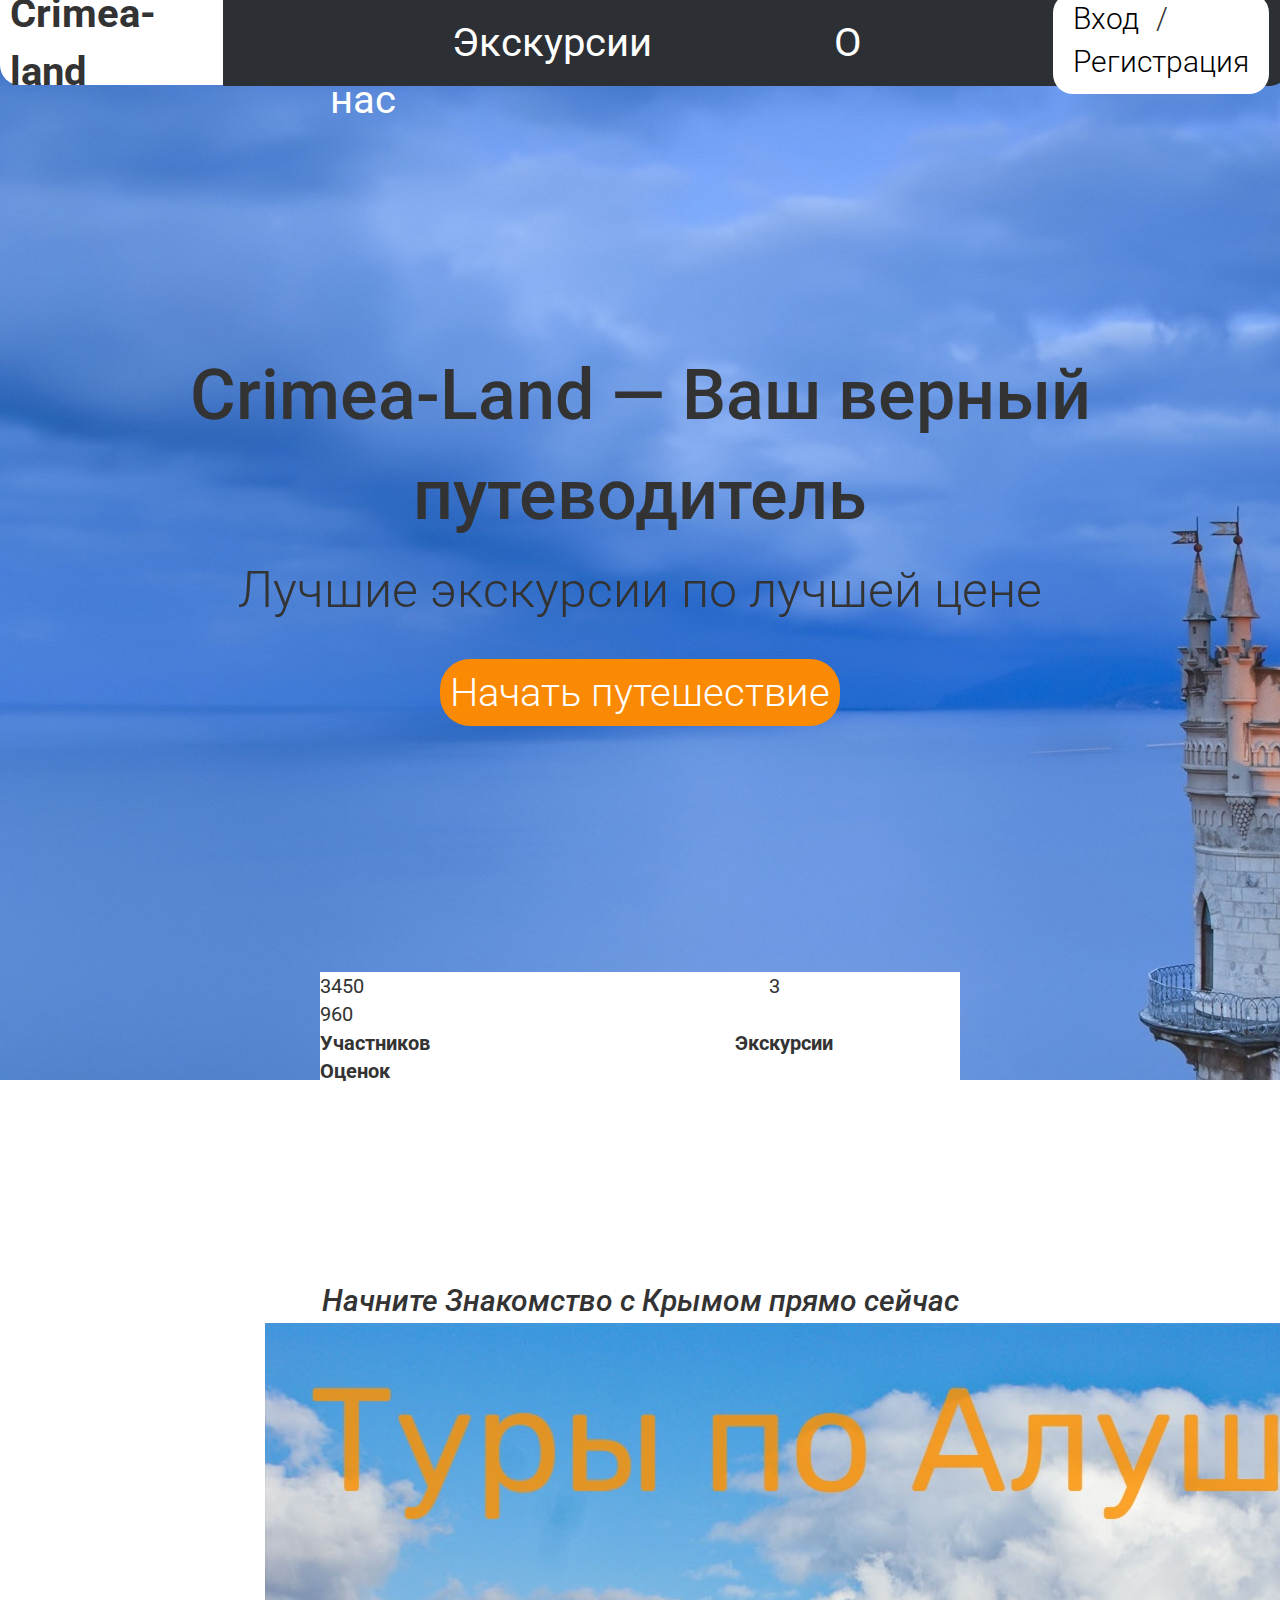
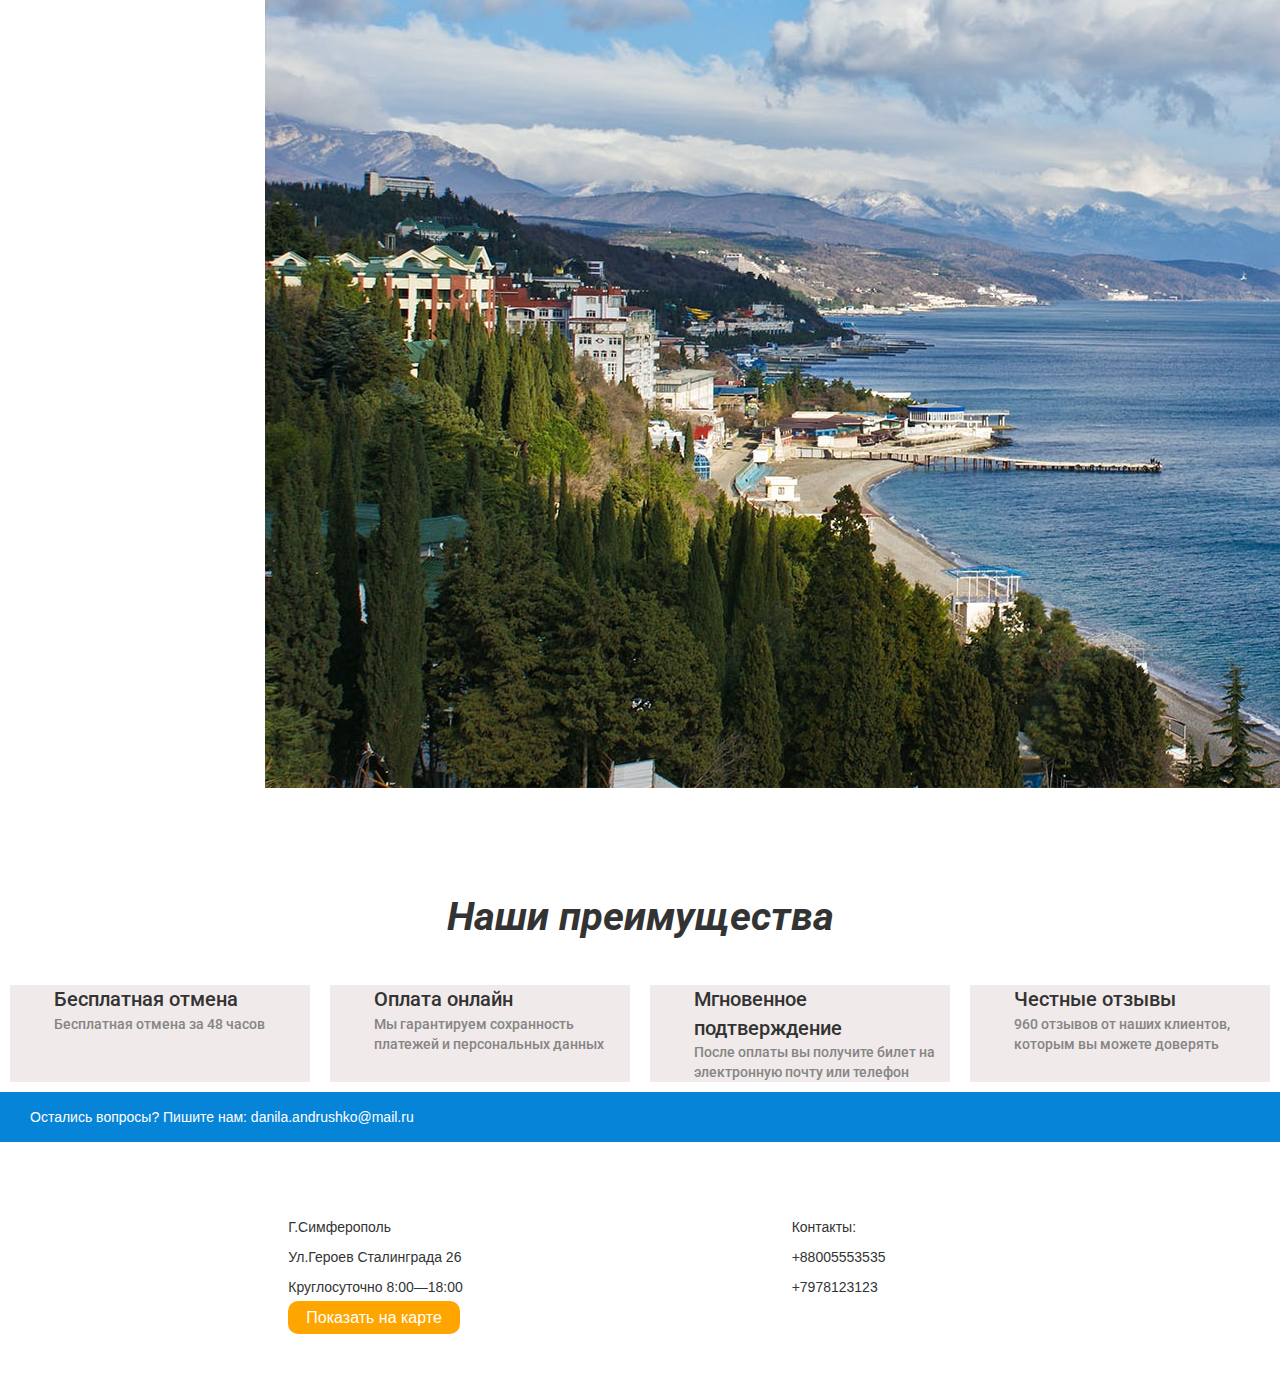
<file: index.html>
<!DOCTYPE html>
<html lang="en">

<head>
    <meta charset="UTF-8">
    <meta name="viewport" content="width=device-width, initial-scale=1.0">
    <title>CrimeaLand</title>
    <link rel="stylesheet" href="CSS/style.css">
    <link href="https://cdn.jsdelivr.net/npm/bootstrap@5.3.2/dist/css/bootstrap.min.css" rel="stylesheet"
        integrity="sha384-T3c6CoIi6uLrA9TneNEoa7RxnatzjcDSCmG1MXxSR1GAsXEV/Dwwykc2MPK8M2HN" crossorigin="anonymous">
    <link rel="stylesheet" href="https://maxcdn.bootstrapcdn.com/bootstrap/3.3.5/css/bootstrap.min.css">
    <link rel="stylesheet" href="https://bootstraptema.ru/snippets/slider/2016/jslider/jSlider.css" />
</head>
<script src="https://bootstraptema.ru/plugins/jquery/jquery-2.1.4.min.js"></script>
<script src="https://bootstraptema.ru/snippets/slider/2016/jslider/jSlider.min.js"></script>

<body>
    <div class="container__header">
        <header class="index-header">
            <div class="header__main--menu">
                <div class="header-menu__logo">Crimea-land</div>
                <div class="header__no-logo">
                    <nav class=" header-menu__nav">
                        <a href="index.html" class="header__menu-first">Главная</a>
                        <a href="HTML/catalog.html" class="header__menu">Экскурсии</a>
                        <a href="HTML/Aboutus.html" class="header__menu">О нас</a>

                    </nav>
                    <div class="header__buttons">
                        <p class="header-menu__buttons"><a href="../PROJECT/HTML/Login/index.html" class="header-menu__buttons__link">Вход</a> / <a
                                href="../PROJECT/HTML/Login/index.html" class="header-menu__buttons__link">Регистрация</a></p>

                    </div>
                </div>
            </div>
            <div class="header__index">
                <p class="header__index-content">Crimea-Land — Ваш верный путеводитель</p>
                <div class="index-header__content--text">Лучшие экскурсии по лучшей цене</div>
                <a href="" class="index-header__content--button">Начать путешествие</a>
            </div>
            <div class="header__about">
                <div class="header__Members"> 3450 3 960</div>

                <div class="header__Members-about"> Участников Экскурсии Оценок</div>
            </div>
            </div>
    </header>
    <main>
        <div class="Main__text">
        Начните Знакомство с Крымом прямо сейчас
        </div>
        <div class="container">
            <div class="row">
                <div class="col-md-8 col-md-offset-2">

                    <div class="jSlider">
                        <div><a href=""><img src="assets/Img/Alustha (1).jpg" /></a></div>
                        <div><a href=""><img src="assets/Img/GOURZUF.jpg" /></a></div>
                        <div><a href=""><img src="assets/Img/partenit_036 (1).jpg" /></a></div>
                    </div>
                </div>
            </div>
        </div>
        <div class="row__benefit">
                    <div class="benefit__main">
                      <div class="benefit__main--text">Наши преимущества</div>
                    </div>
                  </div>
                    <div class="block_d-flex">
                      <div class="benefit">
                        <div class="benefit__title">Бесплатная отмена</div>
                        <div class="benefit__descript">Бесплатная отмена за 48 часов</div>
                      </div>
                      <div class="benefit">
                        <div class="benefit__title">Оплата онлайн</div>
                        <div class="benefit__descript">Мы гарантируем сохранность платежей и персональных данных</div>
                      </div>
                      <div class="benefit">
                        <div class="benefit__title">Мгновенное подтверждение</div>
                        <div class="benefit__descript">После оплаты вы получите билет на электронную почту или телефон</div>
                      </div>
                      <div class="benefit">
                        <div class="benefit__title">Честные отзывы</div>
                        <div class="benefit__descript">960 отзывов от наших клиентов, которым вы можете доверять</div>
                      </div>
                    </div>
        </div>
        </div>
        </div>
            </main>
            
<footer>
    <div class="footer__mail">
    <div class="footer__mail-text">Остались вопросы? Пишите нам: <a href="mailto:danila.andrushko@mail.ru" class="mail__a">danila.andrushko@mail.ru</a></div>
</div>
<section class="our_menu">
    <div class="our_menu-blocks">
        <div class="our_menu-blocks__card">
            <p class="our_menu-blocks__card--text"><p>Г.Симферополь</p>
            <p>Ул.Героев Сталинграда 26</p><p>Круглосуточно 8:00—18:00</p></p>
                <a href="" class="our_menu-blocks__card--buy--button">Показать на карте</a>
            </div>
        </div>
        <div class="our_menu-blocks">
            <div class="our_menu-blocks__card">
                <p class="our_menu-blocks__card--text">
                    <p>Контакты:</p><p>+88005553535</p>
                <p>+7978123123</p></p>
                </div>
            </div>
</section>
</footer>
</body>

</html>
</file>
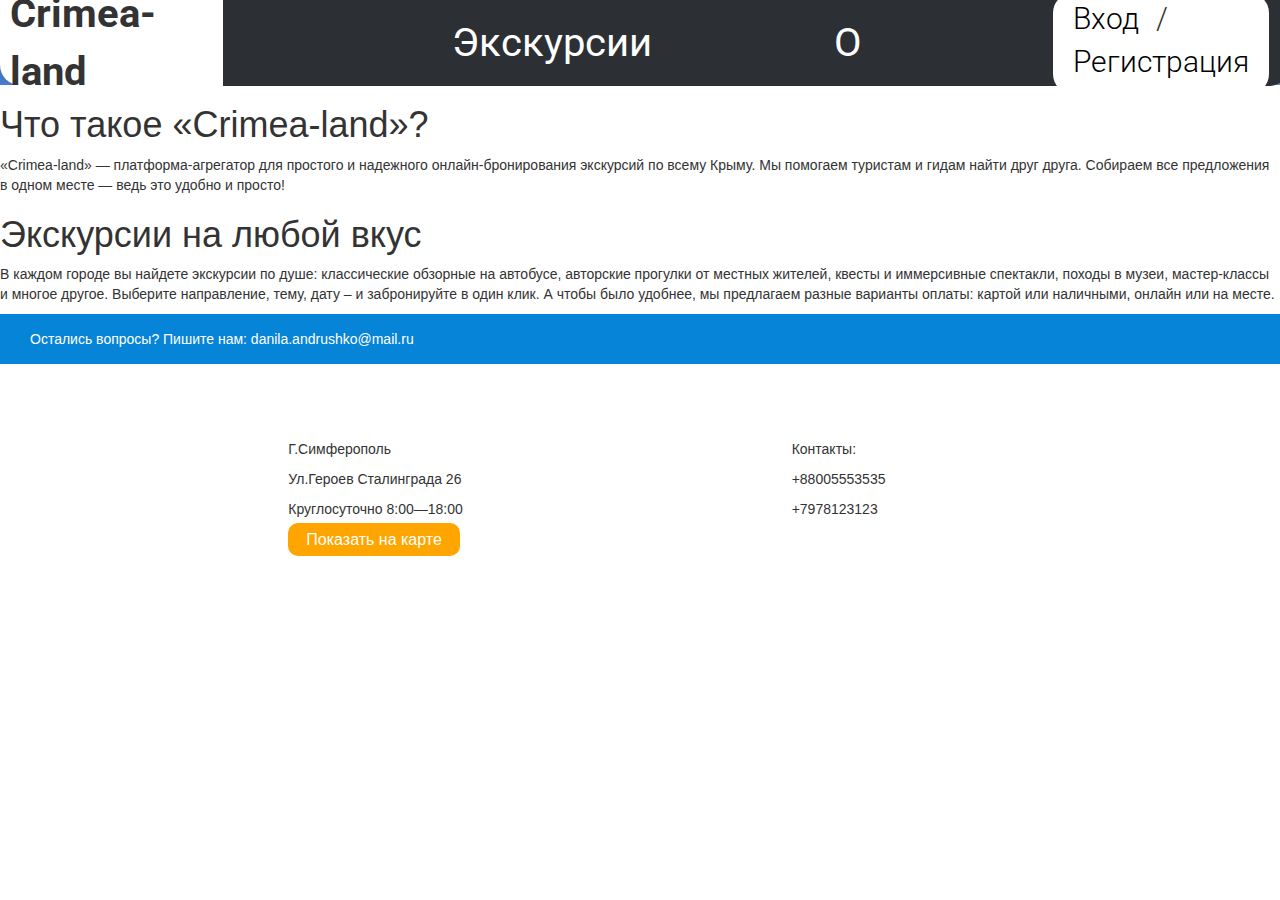
<file: HTML/Aboutus.html>
<!DOCTYPE html>
<html lang="en">

<head>
    <meta charset="UTF-8">
    <meta name="viewport" content="width=device-width, initial-scale=1.0">
    <title>CrimeaLand</title>
    <link rel="stylesheet" href="../CSS/aboutus.css">
    <link href="https://cdn.jsdelivr.net/npm/bootstrap@5.3.2/dist/css/bootstrap.min.css" rel="stylesheet"
        integrity="sha384-T3c6CoIi6uLrA9TneNEoa7RxnatzjcDSCmG1MXxSR1GAsXEV/Dwwykc2MPK8M2HN" crossorigin="anonymous">
    <link rel="stylesheet" href="https://maxcdn.bootstrapcdn.com/bootstrap/3.3.5/css/bootstrap.min.css">
    <link rel="stylesheet" href="https://bootstraptema.ru/snippets/slider/2016/jslider/jSlider.css" />
</head>
<script src="https://bootstraptema.ru/plugins/jquery/jquery-2.1.4.min.js"></script>
<script src="https://bootstraptema.ru/snippets/slider/2016/jslider/jSlider.min.js"></script>

<body>
    <div class="container__header">
        <header class="index-header">
            <div class="header__main--menu">
                <div class="header-menu__logo">Crimea-land</div>
                <div class="header__no-logo">
                    <nav class=" header-menu__nav">
                        <a href="../index.html" class="header__menu-first">Главная</a>
                        <a href="catalog.html" class="header__menu">Экскурсии</a>
                        <a href="Aboutus.html" class="header__menu">О нас</a>

                    </nav>
                    <div class="header__buttons">
                        <p class="header-menu__buttons"><a href="../PROJECT/HTML/Login/index.html" class="header-menu__buttons__link">Вход</a> / <a
                                href="../PROJECT/HTML/Login/index.html" class="header-menu__buttons__link">Регистрация</a></p>

                    </div>
                </div>

            </div>
        </header>
        <main>
            <div class="text_about_us"></div>
        <h1>Что такое «Crimea-land»?</h1>
        <p>«Crimea-land» — платформа-агрегатор для простого и надежного онлайн-бронирования экскурсий по всему Крыму. Мы помогаем туристам и гидам найти друг друга. Собираем все предложения в одном месте — ведь это удобно и просто!</p>
        <h1>Экскурсии на любой вкус</h1>
        <p>В каждом городе вы найдете экскурсии по душе: классические обзорные на автобусе, авторские прогулки от местных жителей, квесты и иммерсивные спектакли, походы в музеи, мастер-классы и многое другое. Выберите направление, тему, дату – и забронируйте в один клик. А чтобы было удобнее, мы предлагаем разные варианты оплаты: картой или наличными, онлайн или на месте.

        </p>
        </main>
            <footer>
                <div class="footer__mail">
                <div class="footer__mail-text">Остались вопросы? Пишите нам: <a href="mailto:danila.andrushko@mail.ru" class="mail__a">danila.andrushko@mail.ru</a></div>
            </div>
            <section class="our_menu">
                <div class="our_menu-blocks">
                    <div class="our_menu-blocks__card">
                        <p class="our_menu-blocks__card--text"><p>Г.Симферополь</p>
                        <p>Ул.Героев Сталинграда 26</p><p>Круглосуточно 8:00—18:00</p></p>
                            <a href="" class="our_menu-blocks__card--buy--button">Показать на карте</a>
                        </div>
                    </div>
                    <div class="our_menu-blocks">
                        <div class="our_menu-blocks__card">
                            <p class="our_menu-blocks__card--text">
                                <p>Контакты:</p><p>+88005553535</p>
                            <p>+7978123123</p></p>
                            </div>
                        </div>
            </section>
            </footer>
    </body>
</file>
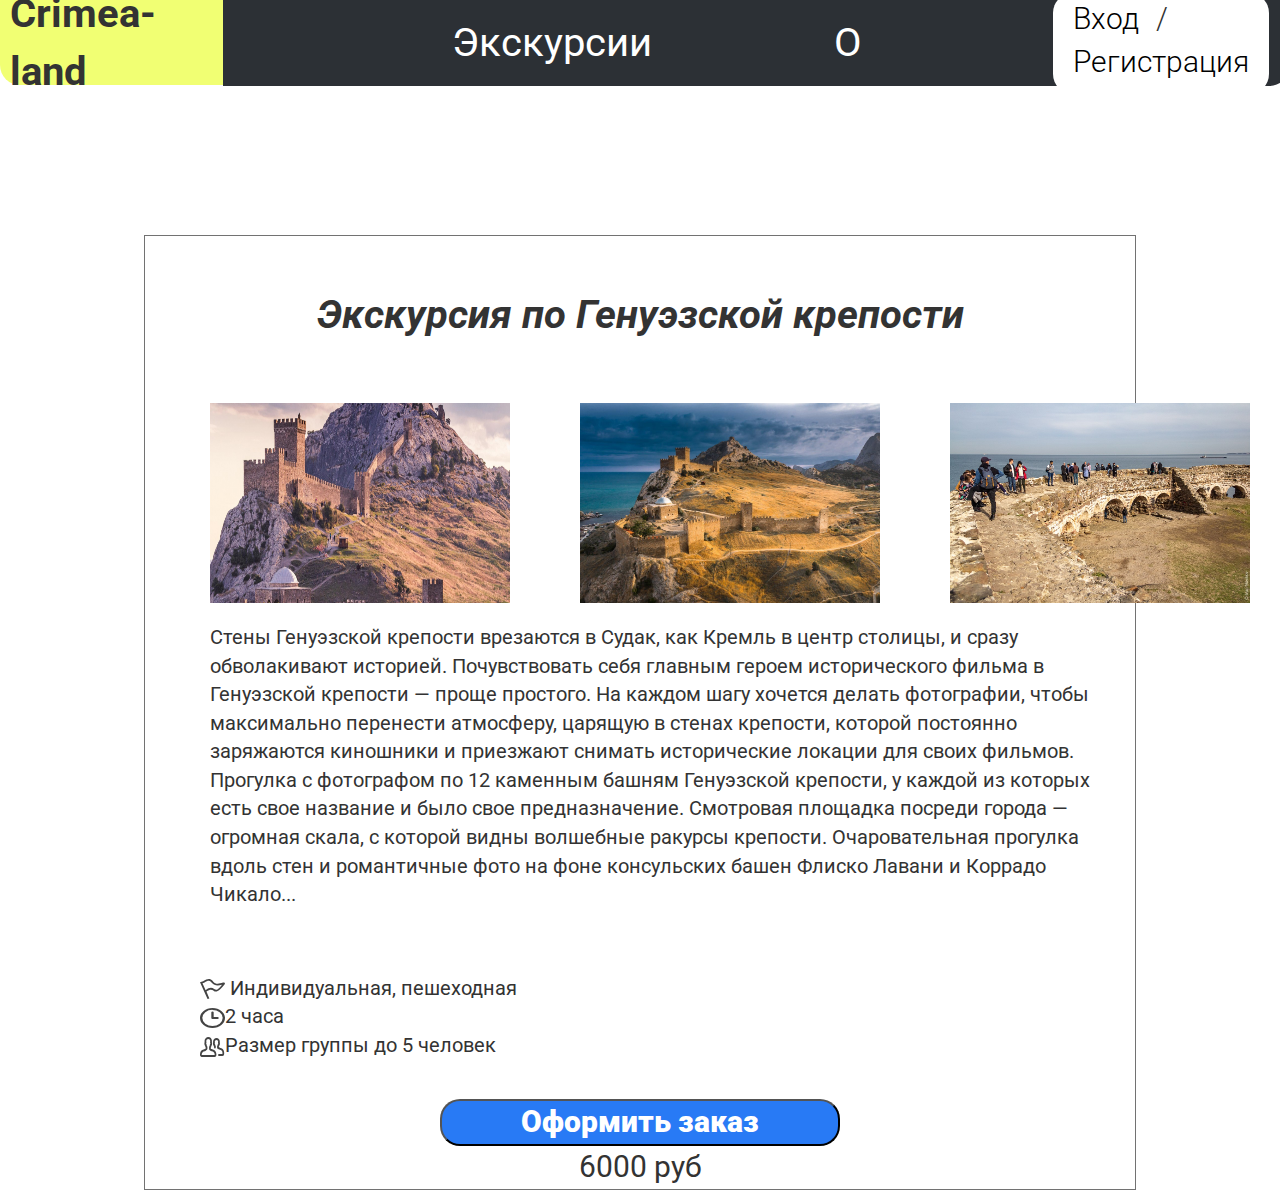
<file: HTML/Gourzuf.html>
<!DOCTYPE html>
<html lang="en">

<head>
    <meta charset="UTF-8">
    <meta name="viewport" content="width=device-width, initial-scale=1.0">
    <title>CrimeaLand</title>
    <link rel="stylesheet" href="../CSS/Gourzuf.css">
    <link href="https://cdn.jsdelivr.net/npm/bootstrap@5.3.2/dist/css/bootstrap.min.css" rel="stylesheet"
        integrity="sha384-T3c6CoIi6uLrA9TneNEoa7RxnatzjcDSCmG1MXxSR1GAsXEV/Dwwykc2MPK8M2HN" crossorigin="anonymous">
    <link rel="stylesheet" href="https://maxcdn.bootstrapcdn.com/bootstrap/3.3.5/css/bootstrap.min.css">
    <link rel="stylesheet" href="https://bootstraptema.ru/snippets/slider/2016/jslider/jSlider.css" />
</head>
<script src="https://bootstraptema.ru/plugins/jquery/jquery-2.1.4.min.js"></script>
<script src="https://bootstraptema.ru/snippets/slider/2016/jslider/jSlider.min.js"></script>


<body>
<div class="container__header">
    <header class="index-header">
        <div class="header__main--menu">
            <div class="header-menu__logo">Crimea-land</div>
            <div class="header__no-logo">
                <nav class=" header-menu__nav">
                    <a href="../index.html" class="header__menu-first">Главная</a>
                    <a href="../HTML/catalog.html" class="header__menu">Экскурсии</a>
                    <a href="../PROJECT/HTML/Catalog/catalog.html" class="header__menu">О нас</a>

                </nav>
                <div class="header__buttons">
                    <p class="header-menu__buttons"><a href="../PROJECT/HTML/Login/index.html" class="header-menu__buttons__link">Вход</a> / <a
                            href="../PROJECT/HTML/Login/index.html" class="header-menu__buttons__link">Регистрация</a></p>

                </div>
            </nav>
            </div>
            
        </header>
        <main>
        <section class="product__main">
            <div class="container">
                <div class="product__name">Экскурсия по Генуэзской крепости </div>
                <div class="video_product"><iframeclass="video_product" width="1000" height="500" src="https://www.youtube.com/embed/exRWNT5gk50?si=WLiLnRS5Sqs4FsTv&amp;start=191" title="YouTube video player" frameborder="0" allow="accelerometer; autoplay; clipboard-write; encrypted-media; gyroscope; picture-in-picture; web-share" allowfullscreen></iframe></div>
                <div class="img__product-div"><img class="Image__product" src="../assets/Img/Krepost1.jpg"><img class="Image__product" src="../assets/Img/Krepost2.jpg"><img class="Image__product" src="../assets/Img/Krepost3.jpg"></div>
                <div class="product__about">
                    <div class="product__text">Стены Генуэзской крепости врезаются в Судак, как Кремль в центр столицы, и сразу обволакивают историей. Почувствовать себя главным героем исторического фильма в Генуэзской крепости — проще простого. На каждом шагу хочется делать фотографии, чтобы максимально перенести атмосферу, царящую в стенах крепости, которой постоянно заряжаются киношники и приезжают снимать исторические локации для своих фильмов. Прогулка с фотографом по 12 каменным башням Генуэзской крепости, у каждой из которых есть свое название и было свое предназначение. Смотровая площадка посреди города — огромная скала, с которой видны волшебные ракурсы крепости. Очаровательная прогулка вдоль стен и романтичные фото на фоне консульских башен Флиско Лавани и Коррадо Чикало...</div>
                    <div class="product__busines">
                        <div class="product__text--about2"><img class="img_about" src="../assets/mini_img/flag.svg"> Индивидуальная, пешеходная </div>
                        <div class="product__text--about2"><img class="img_about" src="../assets/mini_img/clocl.svg">2 часа</div>
                        <div class="product__text--about3"> <img class="img_about" src="../assets/mini_img/people.svg">Размер группы до 5 человек</div>
                    </div>
                    <div class="buy"><button  class="buy__button" href="danukas"> Оформить заказ</button></div>
                    <div class="money">6000 руб</div>
            </div>
            </div>
            </div>
            
        </section>
        </main>
        <footer>

        </footer>
        </div>
        <script>
            function img(){

            }
        </script>
    </body>

    </html>
</file>
<file: CSS/style.css>
@import url('https://fonts.googleapis.com/css2?family=Anton&family=Roboto:ital,wght@0,100;0,300;0,400;0,500;0,700;0,900;1,100;1,300;1,400;1,500;1,700;1,900&display=swap');

* {
    
}

body {

}

.container__header {
}

.index-header {
    max-width: 1920px;
    max-height: 1080px;
    background-image: url("../assets/Img/Gnezdo.jpg");
    background-repeat: no-repeat;
    margin:auto;
}

.header__main--menu {
    background-color: white;
    height: 85px;
    max-width: 1920px;
    max-height: 1080px;
    display: flex;
    justify-content: space-around;
    border-bottom-left-radius: 20px;
    border-bottom-right-radius: 20px;
    align-items: center;
}

.header-menu__nav {
    font-family: "Roboto", sans-serif;
    font-weight: 400;
    font-style: normal;
    font-size: 40px;
    text-decoration: none;
margin: 10%;
}

.header-menu__logo {
    margin-left: 10px;
    font-family: "Roboto", sans-serif;
    font-weight: 700;
    font-style: normal;
    font-size: 40px;

}

.header__menu-first {
    padding-left: 10px;
    padding: 50px;
    color: white;

}

.header__menu {
    text-decoration: none;
   padding:50px;
   padding-left: 122px;
    color: white;
}

.header__no-logo {
    background-color: rgb(44, 48, 53);
    display: flex;
    align-items: center;
    height: 86px;
    border-bottom-right-radius: 20px;
    max-width: 1920px;
    width: 87%;
margin-right: -9px;

}

.header__buttons {

}

.header-menu__buttons {
    background-color: white;
    font-family: "Roboto", sans-serif;
    font-weight: 300;
    font-style: normal;
    text-decoration: none;
    font-size: 30px;
    padding: 10px;
    border-radius: 20px;
    margin-right: 20px;
    margin-left: 40px;
    padding-top: 5px;
    margin-bottom: -2px;

}

.header-menu__buttons__link {
    background-color: white;
    font-family: "Roboto", sans-serif;
    font-weight: 300;
    font-style: normal;
    text-decoration: none;
    font-size: 30px;
    padding: 10px;
    border-radius: 20px;
    color: Black;
    padding-top: 5px;

}

.header__index {

    text-align: center;
    justify-content: center;
    text-decoration: none;

}

.header__index-content {
    margin-top: 260px;
    font-family: "Roboto", sans-serif;
    font-weight: 500;
    font-style: normal;
    font-size: 70px;
}

.index-header__content--text {
    margin-bottom: 38px;
    margin-top: 5px;
    font-family: "Roboto", sans-serif;
    font-weight: 300;
    font-style: normal;
    font-size: 50px;
}

.index-header__content--button {
    padding: 10px;
    background: #FA8904;
    border-radius: 30px;
    font-family: "Roboto", sans-serif;
    font-weight: 300;
    font-style: normal;
    font-size: 40px;
    text-decoration: none;
    color: white;
}

.header__about {
    max-width: 1920px;
    max-width:50%;
    max-height: 500px;
   margin-left: 500px;
margin:auto;
padding-top: 250px;


}

.header__Members {
    background-color: #FFF;
    font-family: "Roboto", sans-serif;
    font-weight: 400;
    font-style: normal;
    font-size: 20px;
    display:flex;
    justify-content: center;
    word-spacing:400px;
}

.header__Members-about {
    display:flex;
    word-spacing: 300px;
    justify-content: center;;
    background-color: #FFf;
    font-family: "Roboto", sans-serif;
    font-weight: 700;
    font-style: normal;
    font-size: 20px;
}

.Main__text {
    margin-top: 200px;
    text-align: center;
    font-family: "Roboto", sans-serif;
    font-weight: 500;
    font-style: italic;
    font-size: 30px;

}


.block_d-flex {
display:flex;
justify-content:space-around;
margin: auto;

}

.benefit {
    font-family:  Caption, Verdana,;
    width: 20px;
    margin: 10px;
    background-size:200px;
    width: 500px;
    padding-left:44px;
    background-color: rgb(240, 234, 234);
}

.benefit__main{
    
}
.benefit__main--text{
    margin-bottom:30px;
    text-align:center;
    margin-top: 100px;

        font-family: "Roboto", sans-serif;
        font-weight: 700;
        font-style: italic;
        font-size:40px;

}
.benefit__descript {
    font-family: "Roboto", sans-serif;
        font-weight: 500;
        font-style: normal;
        color:#858585

}

.benefit__title {
    font-size: 20px;
        font-family: "Roboto", sans-serif;
        font-weight: 500;
        font-style: normal;

}
.row__benefit {
    margin: auto;

}


.footer__mail {
    background-color: rgb(6, 132, 216);
    color: white;
    height: 50px;
    display: flex;
    align-items: center;
    margin:auto;

}

.footer__mail-text {
padding-left: 30px;
}

.layout-footer__office {
    display: flex;
    flex-wrap: wrap;

}

.our_menu {
    text-align: center;
    display: flex;
    justify-content: space-evenly;
}

.our_menu-blocks {
    display: flex;
    justify-content: center;
    gap: 50px;
    flex-wrap: wrap;
    margin-top: 50px;
    margin-bottom: 50px;
}

.our_menu-blocks__card {
    width: 230px;
    padding: 15px;
    border-radius: 20px;
    background: white;
    text-align: left;
}

.our_menu-blocks__card--text {
    color: #FFFADA;
    font-size: 12px;
    font-weight: 300;
    line-height: 21px;
    letter-spacing: 0.24px;
}
.mail__a{
    text-decoration: none;
    color: white;
}


.our_menu-blocks__card--buy--button {
    color: #FFF;
    font-size: 16px;
    font-weight: 500;
    text-decoration: none;
    padding: 8px 18px;
    border-radius: 10px;
    background: orange;
}
.jSlider{
    display:flex;
}

@media screen and (max-width: 768px) {
    .index-header {
        max-width: 1440px;
        max-height: 1220px;
    }
    .header__main--menu{
        max-width: 768px;
        max-height: 576px;
    }
    .header-menu__nav {
        margin:auto;
        font-size: 30px;
    }
    .header-menu__logo {
        font-size:15px;
        margin-left: 5px;
    }
    .header__menu-first {
        padding: 0px;
        
    }
    .header__menu{
        padding-left: 0px;
        padding: 5px;
    }
    .header__no-logl{
        max-width:768px;
        margin-right: 0px;
    }
    .header-menu__buttons{
        font-size: 5px;
        margin-left: 0px;
        margin-right: 0px;
        padding-top:0px;
        margin-bottom: 0px;
        padding: 8px;
    }
    .header-menu__buttons__link {
        font-size:25px;
        padding-right: 25px;
        padding-top:0px;
        margin:0px;
        padding: 5px;
    }
    .header__Members{
        word-spacing: 100px;
    }
    .header__Members-about {
        word-spacing:25px;
    }
    .jSlider{
        display:Flex;
        width: 500px;
        height: 500px;
        margin-left: 100px;
    }
    .benefit{
        padding-left: 10px;
    }

}
@media screen and (max-width: 576px) {
    .index-header {
        max-width: 1440px;
        max-height: 1220px;
    }
    .header__main--menu{
        max-width: 576px;
        max-height: 576px;
    }
    .header-menu__nav {
        margin:auto;
        font-size: 15px;
    }
    .header-menu__logo {
        font-size:10px;
        margin-left: 0px;
    }
    .header__menu-first {
        padding: 10px;
        padding-left: -40px;
    }
    .header__menu{
        padding-left: 0px;
        padding: 10px;
    }
    .header__no-logo{
        max-width: 576px;
        margin-right: 0px;
    }
    .header-menu__buttons{
        font-size: 20px;
        margin-left: 0px;
        margin-right: 0px;
        padding-top:0px;
        margin-bottom: 0px;
        padding: 0px;
    }
    .header-menu__buttons__link {
        font-size:20px;
        padding-left: 20px;
        padding-right: 0px;
        padding-top:0px;
        margin:0px;
        padding: 0px;
    }
    .header__Members{
        word-spacing: 40px;
        font-size: 15px;
    }
    .header__Members-about {
        word-spacing:7px;
        font-size: 15px;
    }
    .jSlider{
        display:Flex;
        max-width: 400px;
        max-height: 300px;
        margin-left: 60px;
    }
    .benefit{
        padding-left: 10px;
    }

}
@media screen and (max-width: 378px) {
    .index-header {
        width: 378px;
        max-height: 1220px;
    }
    .header__main--menu{
        width:378px;
        max-height: 1500px;
    }
    .header-menu__nav {
        margin:0px;        font-size: 15px;
    }
    .header-menu__logo {
        font-size:15px;
        margin-left: 0px;
    }
    .header__menu-first {
        padding: 0px;
        padding-left: 0px;
    }
    .header__menu{
        padding-left: 0px;
        padding: 10px;
    }
    .header__no-logo{
        max-width: 376px;
        margin-right: 0px;
    }
    .header-menu__buttons{
        font-size: 15px;
        margin-left: 0px;
        margin-right: 0px;
        padding-top:0px;
        margin-bottom: 0px;
        padding: 0px;
    }
    .header-menu__buttons__link {
        font-size:15px;
        padding-left: 20px;
        padding-right: 0px;
        padding-top:0px;
        margin:0px;
        padding: 0px;
    }
    .header__Members{
        word-spacing: 40px;
        font-size: 15px;
    }
    .header__Members-about {
        word-spacing:7px;
        font-size: 15px;
    }
    .jSlider{
        display:Flex;
        max-width: 400px;
        max-height: 300px;
        margin-left: 60px;
    }
    .benefit{
        padding-left: 10px;
    }

}
</file>
<file: CSS/aboutus.css>
@import url('https://fonts.googleapis.com/css2?family=Anton&family=Roboto:ital,wght@0,100;0,300;0,400;0,500;0,700;0,900;1,100;1,300;1,400;1,500;1,700;1,900&display=swap');

* {
    
}

body {

}

.container__header {
}

.index-header {
    max-width: 1920px;
    max-height: 1080px;
    background-image: url("../assets/Img/Gnezdo.jpg");
    background-repeat: no-repeat;
    margin:auto;
}

.header__main--menu {
    background-color: white;
    height: 85px;
    max-width: 1920px;
    max-height: 1080px;
    display: flex;
    justify-content: space-around;
    border-bottom-left-radius: 20px;
    border-bottom-right-radius: 20px;
    align-items: center;
}

.header-menu__nav {
    font-family: "Roboto", sans-serif;
    font-weight: 400;
    font-style: normal;
    font-size: 40px;
    text-decoration: none;
margin: 10%;
}

.header-menu__logo {
    margin-left: 10px;
    font-family: "Roboto", sans-serif;
    font-weight: 700;
    font-style: normal;
    font-size: 40px;

}

.header__menu-first {
    padding-left: 10px;
    padding: 50px;
    color: white;

}

.header__menu {
    text-decoration: none;
   padding:50px;
   padding-left: 122px;
    color: white;
}

.header__no-logo {
    background-color: rgb(44, 48, 53);
    display: flex;
    align-items: center;
    height: 86px;
    border-bottom-right-radius: 20px;
    max-width: 1920px;
    width: 87%;
margin-right: -9px;

}

.header__buttons {

}

.header-menu__buttons {
    background-color: white;
    font-family: "Roboto", sans-serif;
    font-weight: 300;
    font-style: normal;
    text-decoration: none;
    font-size: 30px;
    padding: 10px;
    border-radius: 20px;
    margin-right: 20px;
    margin-left: 40px;
    padding-top: 5px;
    margin-bottom: -2px;

}

.header-menu__buttons__link {
    background-color: white;
    font-family: "Roboto", sans-serif;
    font-weight: 300;
    font-style: normal;
    text-decoration: none;
    font-size: 30px;
    padding: 10px;
    border-radius: 20px;
    color: Black;
    padding-top: 5px;

}
.footer__mail {
    background-color: rgb(6, 132, 216);
    color: white;
    height: 50px;
    display: flex;
    align-items: center;
    margin:auto;

}

.footer__mail-text {
padding-left: 30px;
}

.layout-footer__office {
    display: flex;
    flex-wrap: wrap;

}

.our_menu {
    text-align: center;
    display: flex;
    justify-content: space-evenly;
}

.our_menu-blocks {
    display: flex;
    justify-content: center;
    gap: 50px;
    flex-wrap: wrap;
    margin-top: 50px;
    margin-bottom: 50px;
}

.our_menu-blocks__card {
    width: 230px;
    padding: 15px;
    border-radius: 20px;
    background: white;
    text-align: left;
}

.our_menu-blocks__card--text {
    color: #FFFADA;
    font-size: 12px;
    font-weight: 300;
    line-height: 21px;
    letter-spacing: 0.24px;
}
.mail__a{
    text-decoration: none;
    color: white;
}


.our_menu-blocks__card--buy--button {
    color: #FFF;
    font-size: 16px;
    font-weight: 500;
    text-decoration: none;
    padding: 8px 18px;
    border-radius: 10px;
    background: orange;
}
.text_about_us {
    max-width:1920px;
    margin-left: 10px;
    font-family: "Roboto", sans-serif;
    font-weight: 700;
    font-style: normal;
    font-size: 20px;

}
@media screen and (max-width: 768px) {
    .index-header {
        max-width: 1440px;
        max-height: 1220px;
    }
    .header__main--menu{
        max-width: 768px;
        max-height: 576px;
    }
    .header-menu__nav {
        margin:auto;
        font-size: 30px;
    }
    .header-menu__logo {
        font-size:15px;
        margin-left: 5px;
    }
    .header__menu-first {
        padding: 0px;
        
    }
    .header__menu{
        padding-left: 0px;
        padding: 5px;
    }
    .header__no-logl{
        max-width:768px;
        margin-right: 0px;
    }
    .header-menu__buttons{
        font-size: 5px;
        margin-left: 0px;
        margin-right: 0px;
        padding-top:0px;
        margin-bottom: 0px;
        padding: 8px;
    }
    .header-menu__buttons__link {
        font-size:25px;
        padding-right: 25px;
        padding-top:0px;
        margin:0px;
        padding: 5px;
    }
    .header__Members{
        word-spacing: 100px;
    }
    .header__Members-about {
        word-spacing:25px;
    }
    .jSlider{
        display:Flex;
        width: 500px;
        height: 500px;
        margin-left: 100px;
    }
    .benefit{
        padding-left: 10px;
    }

}
@media screen and (max-width: 576px) {
    .index-header {
        max-width: 1440px;
        max-height: 1220px;
    }
    .header__main--menu{
        max-width: 576px;
        max-height: 576px;
    }
    .header-menu__nav {
        margin:auto;
        font-size: 15px;
    }
    .header-menu__logo {
        font-size:10px;
        margin-left: 0px;
    }
    .header__menu-first {
        padding: 10px;
        padding-left: -40px;
    }
    .header__menu{
        padding-left: 0px;
        padding: 10px;
    }
    .header__no-logo{
        max-width: 576px;
        margin-right: 0px;
    }
    .header-menu__buttons{
        font-size: 20px;
        margin-left: 0px;
        margin-right: 0px;
        padding-top:0px;
        margin-bottom: 0px;
        padding: 0px;
    }
    .header-menu__buttons__link {
        font-size:20px;
        padding-left: 20px;
        padding-right: 0px;
        padding-top:0px;
        margin:0px;
        padding: 0px;
    }
    .header__Members{
        word-spacing: 40px;
        font-size: 15px;
    }
    .header__Members-about {
        word-spacing:7px;
        font-size: 15px;
    }
    .jSlider{
        display:Flex;
        max-width: 400px;
        max-height: 300px;
        margin-left: 60px;
    }
    .benefit{
        padding-left: 10px;
    }

}
@media screen and (max-width: 378px) {
    .index-header {
        width: 378px;
        max-height: 1220px;
    }
    .header__main--menu{
        width:378px;
        max-height: 1500px;
    }
    .header-menu__nav {
        margin:0px;        font-size: 15px;
    }
    .header-menu__logo {
        font-size:15px;
        margin-left: 0px;
    }
    .header__menu-first {
        padding: 0px;
        padding-left: 0px;
    }
    .header__menu{
        padding-left: 0px;
        padding: 10px;
    }
    .header__no-logo{
        max-width: 376px;
        margin-right: 0px;
    }
    .header-menu__buttons{
        font-size: 15px;
        margin-left: 0px;
        margin-right: 0px;
        padding-top:0px;
        margin-bottom: 0px;
        padding: 0px;
    }
    .header-menu__buttons__link {
        font-size:15px;
        padding-left: 20px;
        padding-right: 0px;
        padding-top:0px;
        margin:0px;
        padding: 0px;
    }
    .header__Members{
        word-spacing: 40px;
        font-size: 15px;
    }
    .header__Members-about {
        word-spacing:7px;
        font-size: 15px;
    }
    .jSlider{
        display:Flex;
        max-width: 400px;
        max-height: 300px;
        margin-left: 60px;
    }
    .benefit{
        padding-left: 10px;
    }

}
</file>
<file: CSS/Gourzuf.css>
@import url('https://fonts.googleapis.com/css2?family=Anton&family=Roboto:ital,wght@0,100;0,300;0,400;0,500;0,700;0,900;1,100;1,300;1,400;1,500;1,700;1,900&display=swap');

* {
    margin: 0;
    padding: 0;

}

body {}

.container__header {}

.index-header {
    max-width: 1920px;
    max-height: 1080px;
    margin: auto;
    margin-bottom: 150px;
}

.header__main--menu {
    background-color: rgb(241, 255, 115);
    height: 85px;
    max-width: 1920px;
    max-height: 1080px;
    top: 0px;
    display: flex;
    justify-content: space-around;
    border-bottom-left-radius: 20px;
    border-bottom-right-radius: 20px;
    align-items: center;
}

.header-menu__nav {
    font-family: "Roboto", sans-serif;
    font-weight: 400;
    font-style: normal;
    font-size: 40px;
    text-decoration: none;
    margin: 10%;
}

.header-menu__logo {
    margin-left: 10px;
    font-family: "Roboto", sans-serif;
    font-weight: 700;
    font-style: normal;
    font-size: 40px;

}

.header__menu-first {
    padding-left: 10px;
    padding: 50px;
    color: white;

}

.header__menu {
    text-decoration: none;
    padding: 50px;
    padding-left: 122px;
    color: white;
}

.header__no-logo {
    background-color: rgb(44, 48, 53);
    display: flex;
    align-items: center;
    height: 86px;
    border-bottom-right-radius: 20px;
    max-width: 1920px;
    width: 87%;
    margin-right: -9px;
}

.header__buttons {}

.header-menu__buttons {
    background-color: white;
    font-family: "Roboto", sans-serif;
    font-weight: 300;
    font-style: normal;
    text-decoration: none;
    font-size: 30px;
    padding: 10px;
    border-radius: 20px;
    margin-right: 20px;
    margin-left: 40px;
    padding-top: 5px;
    margin-bottom: -2px;

}

.header-menu__buttons__link {
    background-color: white;
    font-family: "Roboto", sans-serif;
    font-weight: 300;
    font-style: normal;
    text-decoration: none;
    font-size: 30px;
    padding: 10px;
    border-radius: 20px;
    color: Black;
    padding-top: 5px;

}

.container {
    box-sizing: border-box;
    max-width: 992px;
    max-height: 1404px;
    left: 464px;
    top: 377px;


    background: #FFFFFF;
    border: 1px solid #727272;

}

.product__name {
    margin-top: 50px;
    font-family: "Roboto", sans-serif;
    font-weight: 700;
    font-style: italic;
    font-size: 40px;
    text-align: center;

}

.img__product-div {
    display: flex;}

.Image__product {
    margin: 20px;
    max-width: 300px;
    max-height: 250px;
    ;
    text-align: center;
    margin-left: 50px;
}

.video_product {
    margin-left: 65px;
    margin-top: 40px;
    max-width: 1000px;
    max-height: 500px;
}

.product__text {
    font-family: "Roboto", sans-serif;
    font-weight: 400;
    font-style: normal;
    font-size: 20px;
    padding-left: 50px;
}

.product__text--about {
    font-family: "Roboto", sans-serif;
    font-weight: 400;
    font-style: normal;
    font-size: 20px;
    margin-right: 50px;
}

.product__text--about2 {
    font-family: "Roboto", sans-serif;
    font-weight: 400;
    font-style: normal;
    font-size: 20px;
}

.product__text--about3 {
    font-family: "Roboto", sans-serif;
    font-weight: 400;
    font-style: normal;
    font-size: 20px;
}

.img_about {
    width: 25px;
    height: 20px;
}

.product__busines {
    margin-top: 25px;
    padding: 40px;
}

.buy {
    text-align: center;
    font-family: "Roboto", sans-serif;
    font-weight: 900;
    font-style: normal;
    font-size: 30px;
    color: white;


}

.buy__button {
    max-height: 100px;
    width: 400px;
    ;
    border-radius: 20px;
    background: rgb(40, 122, 245);
}

.buy__button:hover {
    border-radius: 20px;
    background: rgb(248, 158, 40);
    transition: 0.4s;

}

.money {
    text-align: center;
    font-family: "Roboto", sans-serif;
    font-weight: 400;
    font-style: normal;
    font-size: 30px;

}

@media screen and (max-width: 768px) {
    .index-header {
        max-width: 768px;
        max-height: 1220px;
    }
    .header__main--menu{
        max-width: 768px;
        max-height: 576px;
        margin-bottom:150px;

    }
    .header-menu__nav {
        margin:auto;
        font-size: 30px;
    }
    .header-menu__logo {
        font-size:15px;
        margin-left: 5px;
    }
    .header__menu-first {
        padding: 0px;
        
    }
    .header__menu{
        padding-left: 0px;
        padding: 5px;
    }
    .header__no-logl{
        max-width:768px;
        margin-right: 0px;
    }
    .header-menu__buttons{
        font-size: 5px;
        margin-left: 0px;
        margin-right: 0px;
        padding-top:0px;
        margin-bottom: 0px;
        padding: 8px;
    }
    .header-menu__buttons__link {
        font-size:25px;
        padding-right: 25px;
        padding-top:0px;
        margin:0px;
        padding: 5px;
    }

    .container {
        max-width: 768px;
        max-height: 1700px;
        left:0px;
        top:0px;

    }

    .video_product {
 
        display: none;
    }
    .Image__product{
        margin-left: 15px;
        margin: 15px;
        max-width: 200px;
    }
}
@media screen and (max-width: 576px) {
    .index-header {
        max-width: 1440px;
        max-height: 1220px;
    }
    .header__main--menu{
        max-width: 576px;
        max-height: 576px;
    }
    .header-menu__nav {
        margin:auto;
        font-size: 15px;
    }
    .header-menu__logo {
        font-size:10px;
        margin-left: 0px;
    }
    .header__menu-first {
        padding: 10px;
        padding-left: -40px;
    }
    .header__menu{
        padding-left: 0px;
        padding: 10px;
    }
    .header__no-logo{
        max-width: 576px;
        margin-right: 0px;
    }
    .header-menu__buttons{
        font-size: 20px;
        margin-left: 0px;
        margin-right: 0px;
        padding-top:0px;
        margin-bottom: 0px;
        padding: 0px;
    }
    .header-menu__buttons__link {
        font-size:20px;
        padding-left: 20px;
        padding-right: 0px;
        padding-top:0px;
        margin:0px;
        padding: 0px;
    }

    .container {
        max-width: 576px;
        max-height: 1700px;
        left:0px;
        top:0px;

    }

    .video_product {
 
        display: none;
    }
    .Image__product{
        margin-left: 15px;
        margin: 15px;
        max-width: 140px;
    }
}
@media screen and (max-width: 576px) {
    .index-header {
        max-width: 1440px;
        max-height: 1220px;
    }
    .header__main--menu{
        max-width: 576px;
        max-height: 576px;
    }
    .header-menu__nav {
        margin:auto;
        font-size: 15px;
    }
    .header-menu__logo {
        font-size:10px;
        margin-left: 0px;
    }
    .header__menu-first {
        padding: 10px;
        padding-left: -40px;
    }
    .header__menu{
        padding-left: 0px;
        padding: 10px;
    }
    .header__no-logo{
        max-width: 576px;
        margin-right: 0px;
    }
    .header-menu__buttons{
        font-size: 20px;
        margin-left: 0px;
        margin-right: 0px;
        padding-top:0px;
        margin-bottom: 0px;
        padding: 0px;
    }
    .header-menu__buttons__link {
        font-size:20px;
        padding-left: 20px;
        padding-right: 0px;
        padding-top:0px;
        margin:0px;
        padding: 0px;
    }

    .container {
        max-width: 576px;
        max-height: 1700px;
        left:0px;
        top:0px;

    }

    .video_product {
 
        display: none;
    }
    .Image__product{
        margin-left: 15px;
        margin: 15px;
        max-width: 140px;
    }
    .img__product-div {
        display: flex;
        flex-direction:column;
        
    }
    .Image__product{

        
    }
    
}
</file>
